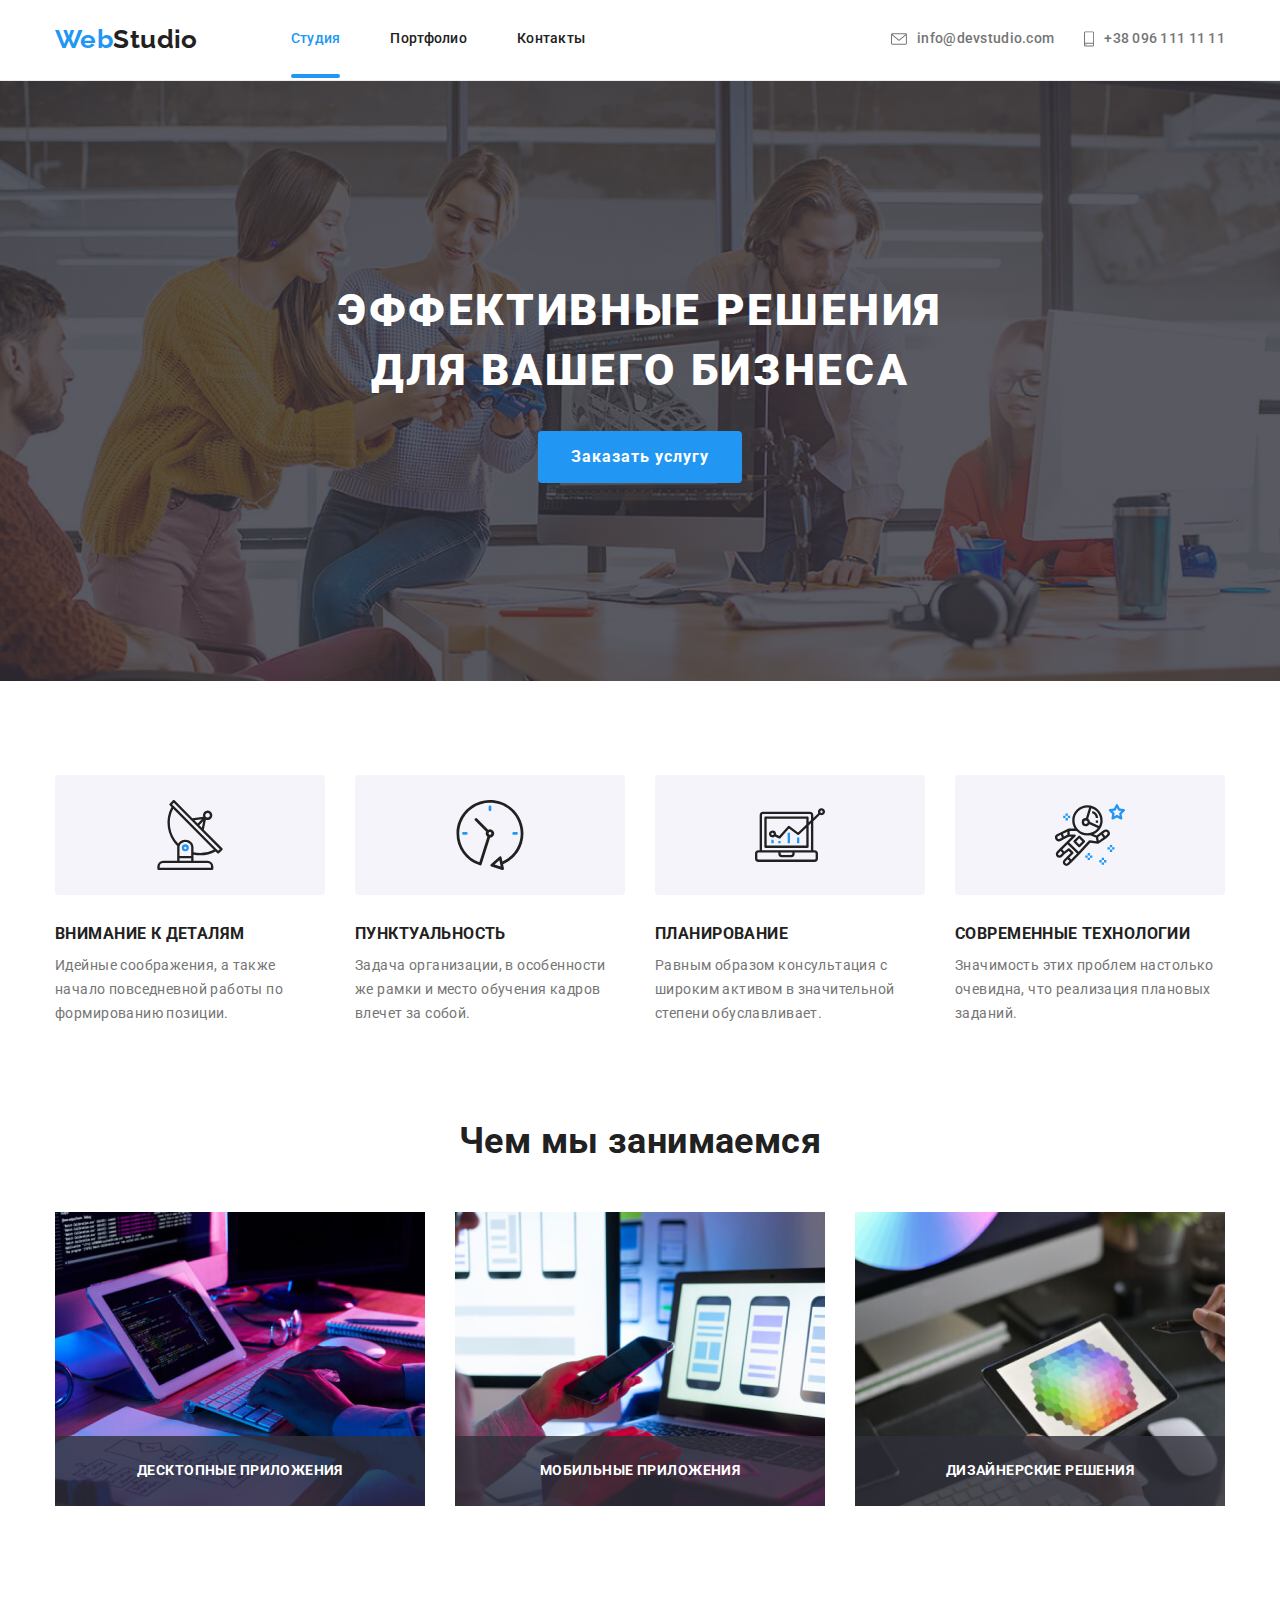
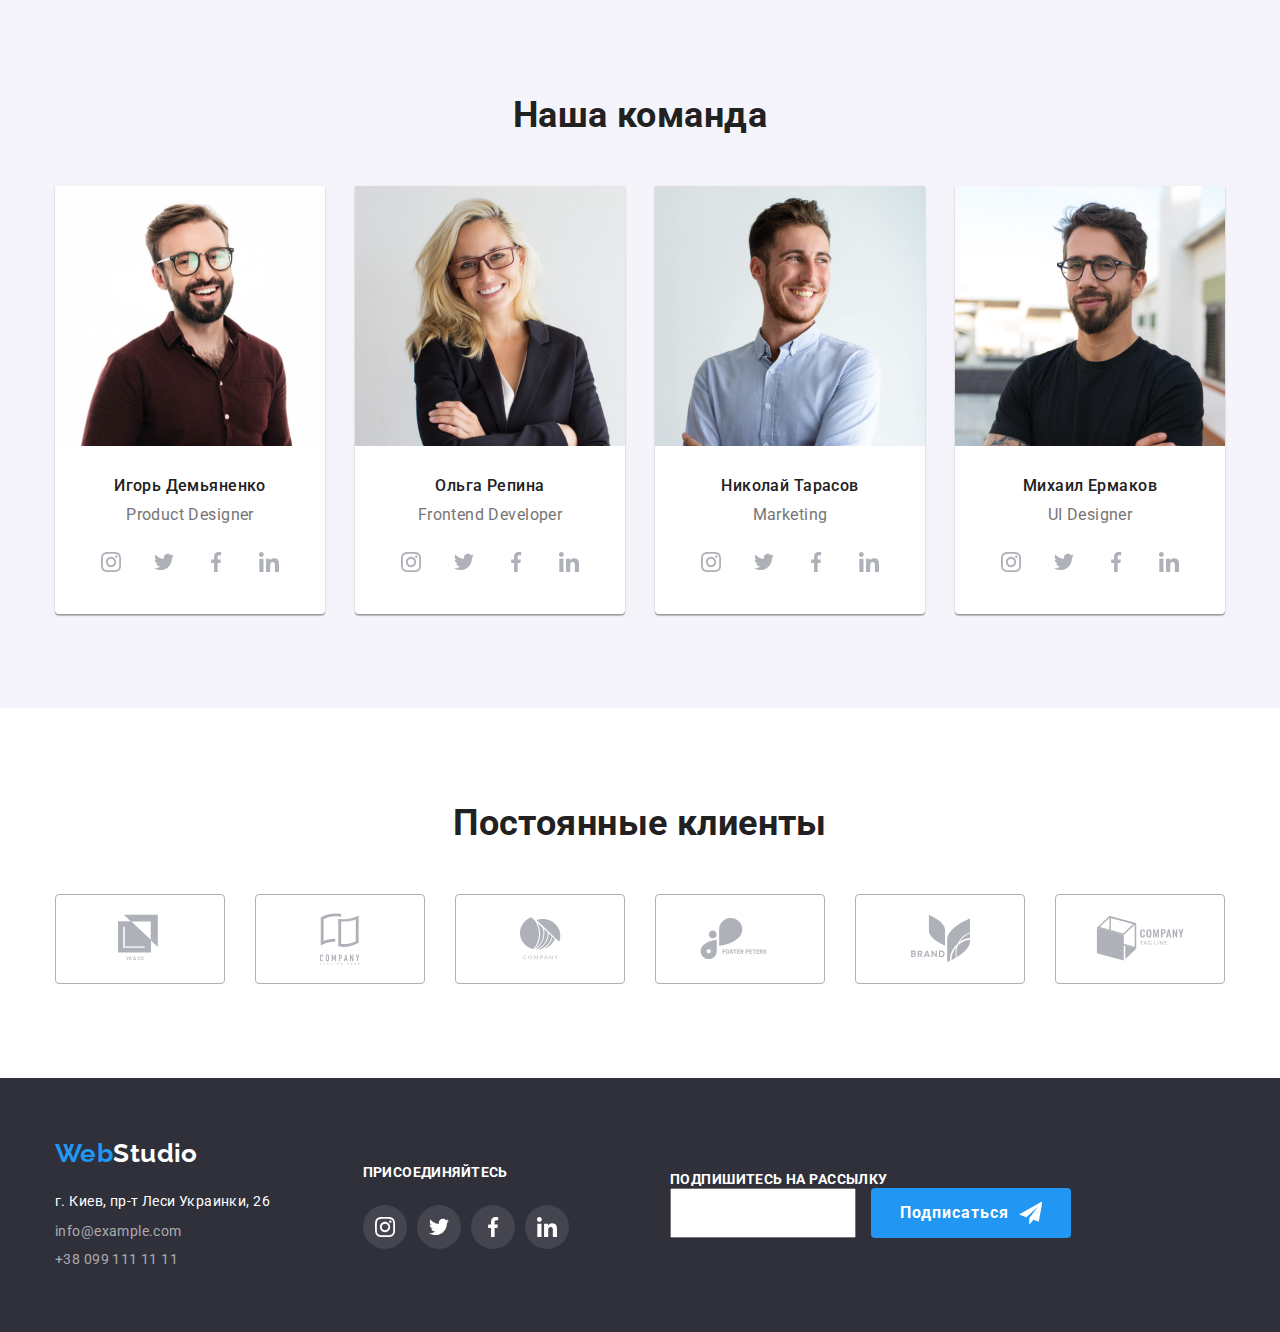
<file: index.html>
<!DOCTYPE html>
<html lang="ru">

<head>
    <meta charset="UTF-8" />
    <meta name="viewport" content="width=device-width, initial-scale=1.0" />
    <title>Студия</title>

    <link
        href="https://fonts.googleapis.com/css2?family=Raleway:wght@700&family=Roboto:wght@400;500;700;900&display=swap"
        rel="stylesheet">
    <link rel="stylesheet"
        href="https://cdnjs.cloudflare.com/ajax/libs/modern-normalize/0.7.0/modern-normalize.min.css" />
    <link rel="stylesheet" href="./css/styles.css">
</head>

<body>
    <header>
        <div class="container flex">
            <nav class="main-nav flex">
                <a href="./index.html" class="logo link" aria-label="логотип" lang="en">
                    <span class="color">Web</span>Studio
                </a>
                <ul class="site-nav list flex  transform">
                    <li class="item"><a href="./index.html" class="link current">Студия</a></li>
                    <li class="item"><a href="./portfolio.html" class="link">Портфолио</a></li>
                    <li class="item"><a href="#address" class="link">Контакты</a></li>
                </ul>
            </nav>

            <ul class="contacts list flex">
                <li class="item">
                    <a href="#" class="contacts-imail link flex">
                        <svg>
                            <use href="./images/svg/sprite.svg#icon-imail"></use>
                        </svg>
                        info@devstudio.com
                    </a>
                </li>
                <li class="item">
                    <a href="tel:+380961111111" class="contacts-phone link flex transform">
                        <svg>
                            <use href="./images/svg/sprite.svg#icon-phone"></use>
                        </svg>
                        +38 096 111 11 11
                    </a>
                </li>
            </ul>
        </div>
    </header>


    <main>
        <!--hero-->
        <section class="hero container-hero">
            <h1 class="hero-title">Эффективные решения для вашего бизнеса</h1>
            <button type="button" class="button" data-modal-open>Заказать услугу </button>
            
        </section>

        <!--advantages-->
        <section class="section about">
            <div class="container">
                <h2 class="section-title" hidden>Наши преимущества</h2>
                <ul class="list flex about-list wrap">
                    <li class="item antenna">
                        <h3 class="item-title">Внимание к деталям</h3>
                        <p class="section-text">Идейные соображения, а также начало повседневной работы по формированию
                            позиции.</p>
                    </li>
                    <li class="item clock">
                        <h3 class="item-title">Пунктуальность</h3>
                        <p class="section-text">Задача организации, в особенности же рамки и место обучения кадров
                            влечет за собой.
                        </p>
                    </li>
                    <li class="item diagram">
                        <h3 class="item-title">Планирование</h3>
                        <p class="section-text">Равным образом консультация с широким активом в значительной степени
                            обуславливает.
                        </p>
                    </li>
                    <li class="item gagarin">
                        <h3 class="item-title">Современные технологии</h3>
                        <p class="section-text">Значимость этих проблем настолько очевидна, что реализация плановых
                            заданий.</p>
                    </li>
                </ul>
            </div>
        </section>

        <!--what are we doing-->
        <section class="section work">
            <div class="container">
                <h2 class="section-title">Чем мы занимаемся</h2>
                <ul class="list flex">
                    <li class="item">
                        <img src="./images/comp.jpg" alt="ноутбук" width="370" height="294">
                        <p class="work-text">Десктопные приложения</p>
                    </li>
                    <li class="item">
                        <img src="./images/Phone2.jpg" alt="телефон" width="370" height="294">
                        <p class="work-text">Мобильные приложения</p>
                    </li>
                    <li class="item">
                        <img src="./images/monitor.jpg" alt="монитор" width="370" height="294">
                        <p class="work-text">Дизайнерские решения</p>
                    </li>
                </ul>
            </div>
        </section>

        <!--our team-->
        <section class="section team">
            <div class="container">
                <h2 class="section-title">Наша команда</h2>
                <ul class="list flex wrap">
                    <li class="item">
                        <img src="./images/nikolay-kucherenko.jpg" alt="Игорь Демьяненко" width="270" height="260">
                        <div class="team-footer">
                            <p class="team-name">Игорь Демьяненко</p>
                            <p class="team-position" lang="en">Product Designer</p>
                            <ul class="list flex">
                                <li class="team-footer-item  transform transform">
                                    <a href="#" class="link flex social-link" target="_blank"
                                        aria-label="сылка на instagram">
                                        <svg class="social-link-svg  transform">
                                            <use href="./images/svg/sprite.svg#icon-instagram"></use>
                                        </svg>
                                    </a>
                                </li>
                                <li class="team-footer-item  transform transform">
                                    <a href="#" class="link flex social-link" target="_blank"
                                        aria-label="сылка на twitter">
                                        <svg class="social-link-svg  transform">
                                            <use href="./images/svg/sprite.svg#icon-twitter"></use>
                                        </svg>
                                    </a>
                                </li>
                                <li class="team-footer-item  transform transform">
                                    <a href="#" class="link flex social-link" target="_blank"
                                        aria-label="сылка на facebook">
                                        <svg class="social-link-svg  transform">
                                            <use href="./images/svg/sprite.svg#icon-facebook"></use>
                                        </svg>
                                    </a>
                                </li>
                                <li class="team-footer-item  transform transform">
                                    <a href="#" class="link flex social-link" target="_blank"
                                        aria-label="сылка на linkedin">
                                        <svg class="social-link-svg  transform">
                                            <use href="./images/svg/sprite.svg#icon-linkedin"></use>
                                        </svg>
                                    </a>
                                </li>
                            </ul>
                        </div>
                    </li>
                    <li class="item">
                        <img src="./images/olga-ivanova.jpg" alt="Ольга Репина" width="270" height="260">
                        <div class="team-footer">
                            <p class="team-name">Ольга Репина</p>
                            <p class="team-position" lang="en">Frontend Developer</p>
                            <ul class="list flex">
                                <li class="team-footer-item  transform transform">
                                    <a href="#" class="link flex social-link" target="_blank"
                                        aria-label="сылка на instagram">
                                        <svg class="social-link-svg  transform">
                                            <use href="./images/svg/sprite.svg#icon-instagram"></use>
                                        </svg>
                                    </a>
                                </li>
                                <li class="team-footer-item  transform transform">
                                    <a href="#" class="link flex social-link" target="_blank"
                                        aria-label="сылка на twitter">
                                        <svg class="social-link-svg  transform">
                                            <use href="./images/svg/sprite.svg#icon-twitter"></use>
                                        </svg>
                                    </a>
                                </li>
                                <li class="team-footer-item  transform transform">
                                    <a href="#" class="link flex social-link" target="_blank"
                                        aria-label="сылка на facebook">
                                        <svg class="social-link-svg  transform">
                                            <use href="./images/svg/sprite.svg#icon-facebook"></use>
                                        </svg>
                                    </a>
                                </li>
                                <li class="team-footer-item  transform transform">
                                    <a href="#" class="link flex social-link" target="_blank"
                                        aria-label="сылка на linkedin">
                                        <svg class="social-link-svg  transform">
                                            <use href="./images/svg/sprite.svg#icon-linkedin"></use>
                                        </svg>
                                    </a>
                                </li>
                            </ul>
                        </div>
                    </li>
                    <li class="item">
                        <img src="./images/andrey-shevchenko.jpg" alt="Николай Тарасов" width="270" height="260">
                        <div class="team-footer">
                            <p class="team-name">Николай Тарасов</p>
                            <p class="team-position" lang="en">Marketing</p>
                            <ul class="list flex">
                                <li class="team-footer-item  transform transform">
                                    <a href="#" class="link flex social-link" target="_blank"
                                        aria-label="сылка на instagram">
                                        <svg class="social-link-svg  transform">
                                            <use href="./images/svg/sprite.svg#icon-instagram"></use>
                                        </svg>
                                    </a>
                                </li>
                                <li class="team-footer-item  transform transform">
                                    <a href="#" class="link flex social-link" target="_blank"
                                        aria-label="сылка на twitter">
                                        <svg class="social-link-svg  transform">
                                            <use href="./images/svg/sprite.svg#icon-twitter"></use>
                                        </svg>
                                    </a>
                                </li>
                                <li class="team-footer-item  transform transform">
                                    <a href="#" class="link flex social-link" target="_blank"
                                        aria-label="сылка на facebook">
                                        <svg class="social-link-svg  transform">
                                            <use href="./images/svg/sprite.svg#icon-facebook"></use>
                                        </svg>
                                    </a>
                                </li>
                                <li class="team-footer-item  transform transform">
                                    <a href="#" class="link flex social-link" target="_blank"
                                        aria-label="сылка на linkedin">
                                        <svg class="social-link-svg  transform">
                                            <use href="./images/svg/sprite.svg#icon-linkedin"></use>
                                        </svg>
                                    </a>
                                </li>
                            </ul>
                        </div>
                    </li>
                    <li class="item">
                        <img src="./images/ivan-nikolaevich.jpg" alt="Михаил Ермаков" width="270" height="260">
                        <div class="team-footer">
                            <p class="team-name">Михаил Ермаков</p>
                            <p class="team-position" lang="en">UI Designer</p>
                            <ul class="flex list">
                                <li class="team-footer-item  transform">
                                    <a href="#" class="flex link social-link" target="_blank"
                                        aria-label="сылка на instagram">
                                        <svg class="social-link-svg  transform">
                                            <use href="./images/svg/sprite.svg#icon-instagram"></use>
                                        </svg>
                                    </a>
                                </li>
                                <li class="team-footer-item  transform">
                                    <a href="#" class="link flex social-link" target="_blank"
                                        aria-label="сылка на twitter">
                                        <svg class="social-link-svg  transform">
                                            <use href="./images/svg/sprite.svg#icon-twitter"></use>
                                        </svg>
                                    </a>
                                </li>
                                <li class="team-footer-item  transform">
                                    <a href="#" class="link flex social-link" target="_blank"
                                        aria-label="сылка на facebook">
                                        <svg class="social-link-svg  transform">
                                            <use href="./images/svg/sprite.svg#icon-facebook"></use>
                                        </svg>
                                    </a>
                                </li>
                                <li class="team-footer-item  transform">
                                    <a href="#" class="link flex social-link" target="_blank"
                                        aria-label="сылка на linkedin">
                                        <svg class="social-link-svg transform">
                                            <use href="./images/svg/sprite.svg#icon-linkedin"></use>
                                        </svg>
                                    </a>
                                </li>
                            </ul>
                        </div>
                    </li>
                </ul>
            </div>
        </section>
        <!--Regular customers-->
        <section class="section clients">
            <div class="container">
                <h2 class="section-title">Постоянные клиенты</h2>
                <ul class="list flex">
                    <li class="item">
                        <a class="flex link transform" href="#" target="_blank">
                            <svg class="clients-logo1  transform">
                                <use href="./images/svg/sprite.svg#icon-logo-1"></use>
                            </svg>
                        </a>
                    </li>
                    <li class="item">
                        <a class="flex link  transform" href="#" target="_blank">
                            <svg class="clients-logo2  transform">
                                <use href="./images/svg/sprite.svg#icon-logo-2"></use>
                            </svg>
                        </a>
                    </li>
                    <li class="item">
                        <a class="flex link transform" href="#" target="_blank">
                            <svg class="clients-logo3  transform">
                                <use href="./images/svg/sprite.svg#icon-logo-3"></use>
                            </svg>
                        </a>
                    </li>
                    <li class="item">
                        <a class="flex link transform" href="#" target="_blank">
                            <svg class="clients-logo4  transform">
                                <use href="./images/svg/sprite.svg#icon-logo-4"></use>
                            </svg>
                        </a>
                    </li>
                    <li class="item">
                        <a class="flex link transform" href="#" target="_blank">
                            <svg class="clients-logo5  transform">
                                <use href="./images/svg/sprite.svg#icon-logo-5"></use>
                            </svg>
                        </a>
                    </li>
                    <li class="item">
                        <a class="flex link transform" href="#" target="_blank">
                            <svg class="clients-logo6  transform">
                                <use href="./images/svg/sprite.svg#icon-logo-6"></use>
                            </svg>
                        </a>
                    </li>
                </ul>
            </div>
        </section>
    </main>

    <!--footer-->
    <footer>
        <div class="container flex">
            <div class="first-contaner item">
                <a href="./index.html" class="link logo-footer" aria-label="логотип" lang="en">
                    <span class="color">Web</span>Studio
                </a>
                <address id="address" class="adress-footer flex">
                    <a href="https://goo.gl/maps/UruoTMuBv4FQU7uC8" target="_blank" class="adress-text link">г. Киев,
                        пр-т
                        Леси Украинки, 26</a>
                    <a href="#" class="adress-imail link">info@example.com</a>
                    <a href="tel:+380961111111" class="adress-phone link">+38 099 111 11 11</a>
                </address>
            </div>
             
            <!--join-->
            <section class="connection item">
                <h2 hidden>присоеденяйтесь</h2>
                <b class="connection-title">присоединяйтесь</b>
                <ul class="list flex">
                    <li class="team-footer-item  transform">
                        <a class="link flex social-link  transform" href="#" target="_blank" aria-label="сылка на instagram">
                            <svg class="social-link-svg">
                                <use href="./images/svg/sprite.svg#icon-instagram"></use>
                            </svg>
                        </a>
                    </li>
                    <li class="team-footer-item  transform">
                        <a class="link flex social-link  transform" href="#" target="_blank" aria-label="сылка на twitter">
                            <svg class="social-link-svg">
                                <use href="./images/svg/sprite.svg#icon-twitter"></use>
                            </svg>
                        </a>
                    </li>
                    <li class="team-footer-item  transform">
                        <a class="link flex social-link transform" href="#" target="_blank" aria-label="сылка на facebook">
                            <svg class="social-link-svg ">
                                <use href="./images/svg/sprite.svg#icon-facebook"></use>
                            </svg>
                        </a>
                    </li>
                    <li class="team-footer-item  transform">
                        <a class="link flex social-link transform" href="#" target="_blank" aria-label="сылка на linkedin">
                            <svg class="social-link-svg ">
                                <use href="./images/svg/sprite.svg#icon-linkedin"></use>
                            </svg>
                        </a>
                    </li>
                </ul>
            </section>

            <div class="subscribe item flex wrap">
                <b class=" connection-title">подпишитесь на рассылку</b>
                <form class="subscribe-mail flex wrap">
                    <input type="subscribe-mail-input" name="user-mail">
                    <button class="button link">
                        Подписаться
                        <svg>
                            <use href="./images/svg/sprite.svg#icon-fly"></use>
                        </svg>
                    </button>
                </form>
            </div>
        </div>
    </footer>
    
    <div class="is-hidden backdrop" data-modal>
        <div class="modal-wind">
            <button class="buttom-x flex" data-modal-close>
                <svg>
                    <use href="./images/svg/sprite.svg#x"></use>
                </svg>
            </button> 
           
            <div class="">
                <h2>Оставьте свои данные, мы вам перезвоним</h2>
                <form action="#" class="contact-form flex">
                    <input type="text">
                    <input type="text">
                    <input type="text">
                    <textarea type="text" class="contact-form-mesage"></textarea>
                    <input type="checkbox" name="user-agreement" value="user-agreement-on" class="contact-form-radio">
                    <button></button> 
                </form>
            </div>
           
        </div>
    </div>
    
    
    <script src="./js/modal.js"></script>
</body>
<!--Dynysyuk Vitalik ff43-->
</html>
</file>
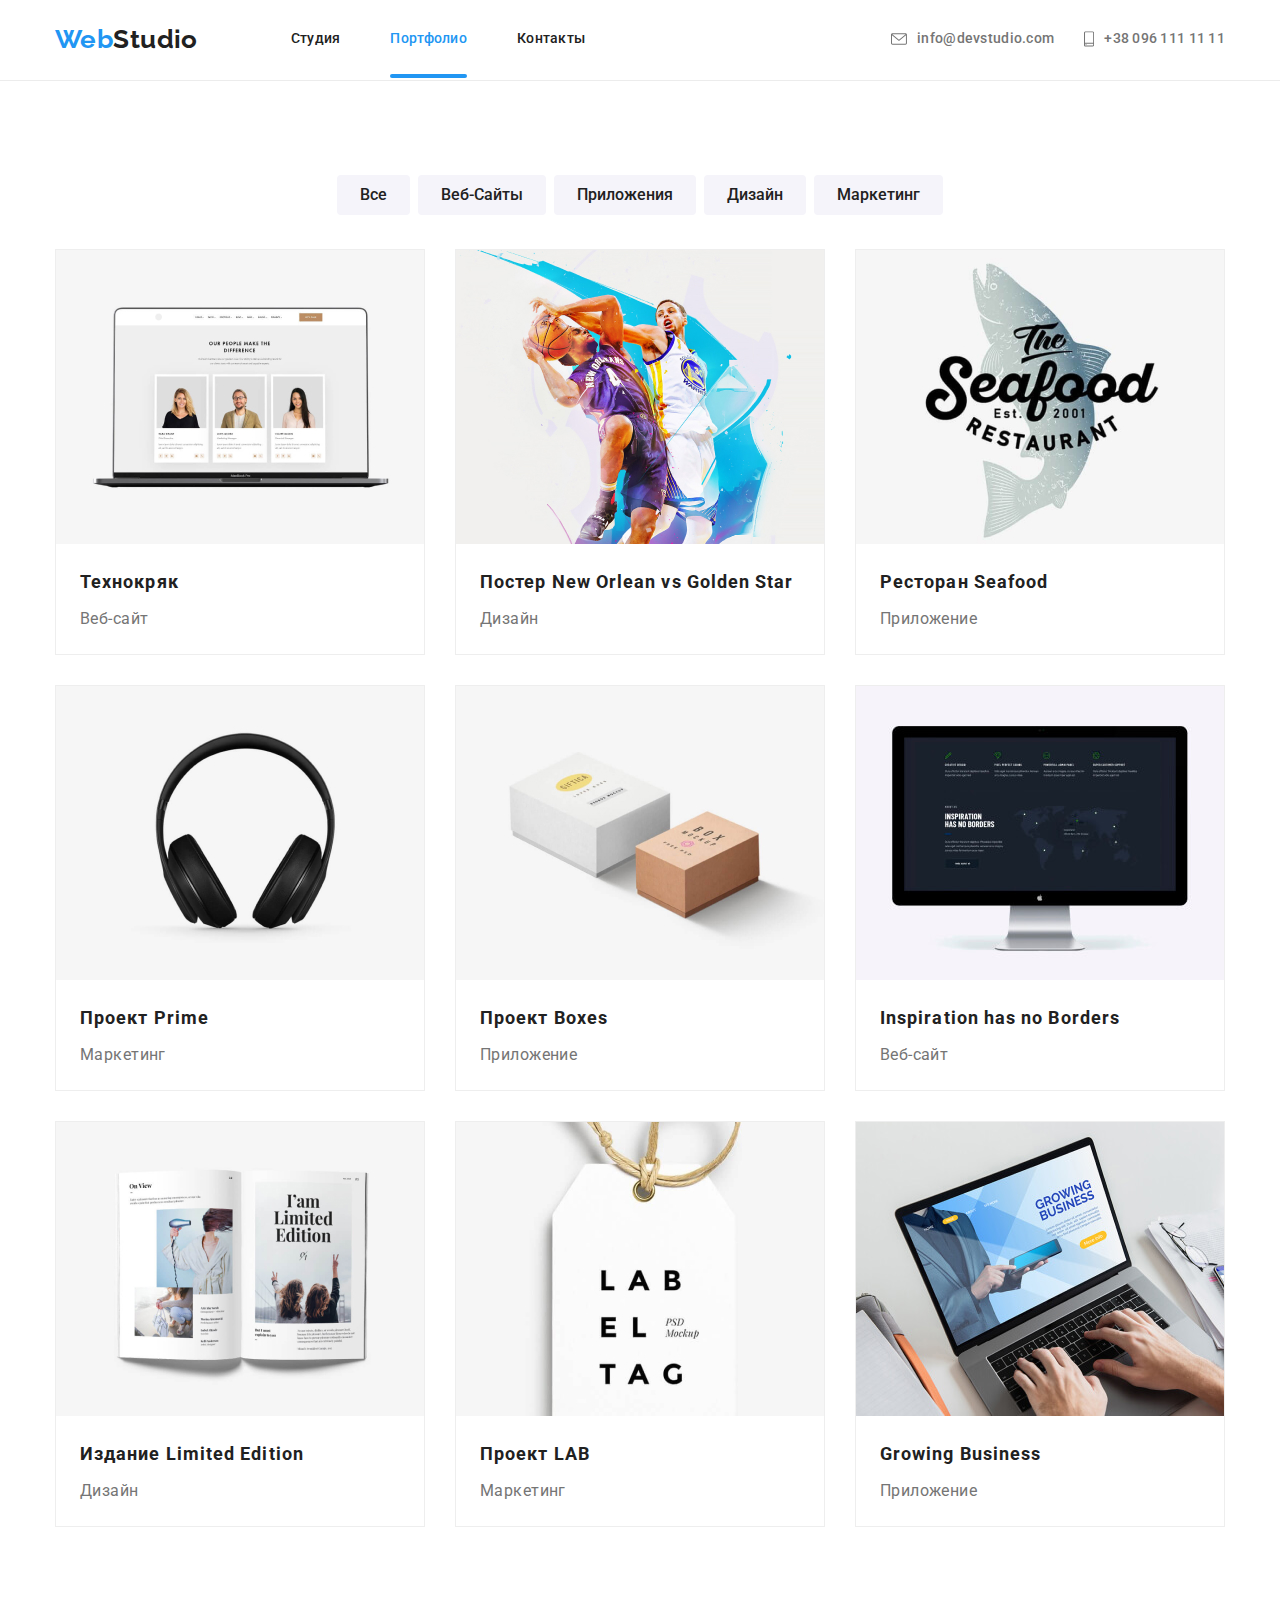
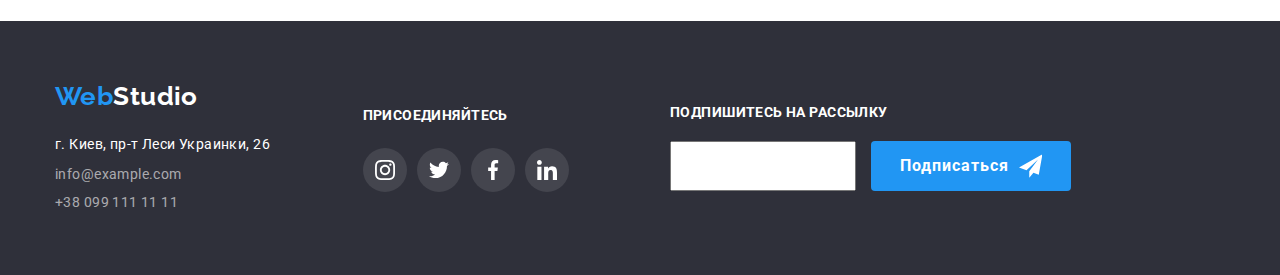
<file: portfolio.html>
<!DOCTYPE html>
<html lang="ru">

<head>
    <meta charset="UTF-8" />
    <meta name="viewport" content="width=device-width, initial-scale=1.0" />
    <title>Портфолио</title>
    <link href="https://fonts.googleapis.com/css2?family=Raleway:wght@700&family=Roboto:wght@500;700;900&display=swap"
        rel="stylesheet"><!-- подключаем шрифт -->
    <link rel="stylesheet"
        href="https://cdnjs.cloudflare.com/ajax/libs/modern-normalize/0.7.0/modern-normalize.min.css" />
    <!-- нормализатор стилей -->
    <link rel="stylesheet" href="./css/styles.css">

</head>

<body>
    <header>
        <div class="container flex">
            <nav class="main-nav flex">
                <a href="./index.html" class="logo link" aria-label="логотип" lang="en">
                    <span class="color">Web</span>Studio
                </a>
                <ul class="site-nav list flex">
                    <li class="item"><a href="./index.html" class="link">Студия</a></li>
                    <li class="item"><a href="./portfolio.html" class="link current">Портфолио</a></li>
                    <li class="item"><a href="#address" class="link">Контакты</a></li>
                </ul>
            </nav>

            <ul class="contacts list flex">
                <li class="item">
                    <a href="#" class="contacts-imail link flex">
                        <svg>
                            <use href="./images/svg/sprite.svg#icon-imail"></use>
                        </svg>
                        info@devstudio.com
                    </a>
                </li>
                <li class="item">
                    <a href="tel:+380961111111" class="contacts-phone link flex">
                        <svg>
                            <use href="./images/svg/sprite.svg#icon-phone"></use>
                        </svg>
                        +38 096 111 11 11
                    </a>
                </li>
            </ul>
        </div>
    </header>


<!--filter container-->
    <main>
        <section class="section portfolio">
            <div class="container">
                <ul class="list flex portfolio-buttons">
                    <li class="item">
                        <button type="button" class="radio-button transform">все</button>
                    </li>
                    <li class="item">
                        <button type="button" class="radio-button transform">веб-сайты</button>
                    </li>
                    <li class="item">
                        <button type="button" class="radio-button transform">приложения</button>
                    </li>
                    <li class="item">
                        <button type="button" class="radio-button transform">дизайн</button>
                    </li>
                    <li class="item">
                        <button type="button" class="radio-button transform">маркетинг</button>
                    </li>
                </ul>


<!--portfolio-container--> 
                <ul class="portfolio-filter list flex wrap">
                    <li class="item example-item transform">
                        <a href="" class="link" target="_blank" rel="noopener noreferer">
                            <div class="container-active">
                                <img 
                                src="./images/images-portfolio/laptop.jpg" 
                                alt="портфолио" 
                                width="370"
                                height="294"
                                >      
                                <p class="example-active">Технокряк это современная площадка распространения
                                    коронавируса.
                                    Компании
                                    используют эту
                                    платформу для цифрового шпионажа и атак на защищённые сервера конкурентов.</p>                               
                            </div>
                            <div class="container-text">
                                <h3 class="example-titel">Технокряк</h3>
                                <p class="example-text flex">Веб-сайт</p>
                            </div>
                        </a>
                    </li>
                    <li class="item example-item transform">
                        <a href="" class="link" target="_blank" rel="noopener noreferer">
                            <div class="container-active">
                                <img 
                                src="./images/images-portfolio/nba.jpg" 
                                alt="игроки нба" 
                                width="370"
                                 height="294"
                                 >
                                <div class="example-invisible">
                                    <p class="example-active flex">Технокряк это современная площадка распространения
                                        коронавируса.
                                        Компании используют эту
                                        платформу для цифрового шпионажа и атак на защищённые сервера конкурентов.</p>
                                </div>
                            </div>
                            <div class="container-text">
                                <h3 class="example-titel">Постер New Orlean vs Golden Star</h3>
                                <p class="example-text">Дизайн</p>
                            </div>
                        </a>
                    </li>
                    <li class="item example-item transform">
                        <a href="" class="link" target="_blank" rel="noopener noreferer">
                            <div class="container-active">
                                <img 
                                src="./images/images-portfolio/seafood.jpg" 
                                alt="морская еда" 
                                width="370"
                                height="294"
                                >
                                <div class="example-invisible">
                                    <p class="example-active flex">Технокряк это современная площадка распространения
                                        коронавируса.
                                        Компании используют эту
                                        платформу для цифрового шпионажа и атак на защищённые сервера конкурентов.</p>
                                </div>
                            </div>
                            <div class="container-text">
                                <h3 class="example-titel">Ресторан Seafood</h3>
                                <p class="example-text">Приложение</p>
                            </div>
                        </a>
                    </li>
                    <li class="item example-item transform">
                        <a href="" class="link" target="_blank" rel="noopener noreferer">
                            <div class="container-active">
                                <img 
                                src="./images/images-portfolio/headsed.jpg" 
                                alt="наушники" 
                                width="370"
                                height="294"
                                >
                                <div class="example-invisible">
                                    <p class="example-active flex">Технокряк это современная площадка распространения
                                        коронавируса.
                                        Компании используют эту
                                        платформу для цифрового шпионажа и атак на защищённые сервера конкурентов.</p>
                                </div>
                            </div>
                            <div class="container-text">
                                <h3 class="example-titel">Проект Prime</h3>
                                <p class="example-text">Маркетинг</p>
                            </div>
                        </a>
                    </li>
                    <li class="item example-item transform">
                        <a href="" class="link"  target="_blank" rel="noopener noreferer">
                            <div class="container-active">
                                <img 
                                src="./images/images-portfolio/box.jpg" 
                                alt="коробки" 
                                width="370" 
                                height="294"
                                >
                                <div class="example-invisible">
                                    <p class="example-active flex">Технокряк это современная площадка распространения
                                        коронавируса.
                                        Компании используют эту
                                        платформу для цифрового шпионажа и атак на защищённые сервера конкурентов.</p>
                                </div>
                            </div>
                            <div class="container-text">
                                <h3 class="example-titel">Проект Boxes</h3>
                                <p class="example-text">Приложение</p>
                            </div>
                        </a>
                    </li>
                    <li class="item example-item transform">
                        <a href="" class="link" target="_blank" rel="noopener noreferer">
                            <div class="container-active">
                                <img 
                                src="./images/comp2.jpg" 
                                alt="монитор" 
                                width="370" 
                                height="294"
                                >
                                <div class="example-invisible">
                                    <p class="example-active flex">Технокряк это современная площадка распространения
                                        коронавируса.
                                        Компании используют эту
                                        платформу для цифрового шпионажа и атак на защищённые сервера конкурентов.</p>
                                </div>
                            </div>
                            <div class="container-text">
                                <h3 class="example-titel">Inspiration has no Borders</h3>
                                <p class="example-text">Веб-сайт</p>
                            </div>
                        </a>
                    </li>
                    <li class="item example-item transform">
                        <a href="" class="link" target="_blank" rel="noopener noreferer">
                            <div class="container-active">
                                <img 
                                src="./images/images-portfolio/book.jpg" 
                                alt="книга" 
                                width="370" 
                                height="294"
                                >
                                <div class="example-invisible">
                                    <p class="example-active flex">Технокряк это современная площадка распространения
                                        коронавируса.
                                        Компании используют эту
                                        платформу для цифрового шпионажа и атак на защищённые сервера конкурентов.</p>
                                </div>
                            </div>
                            <div class="container-text">
                                <h3 class="example-titel">Издание Limited Edition</h3>
                                <p class="example-text">Дизайн</p>
                            </div>
                        </a>
                    </li>
                    <li class="item example-item transform">
                        <a href="" class="link" target="_blank" rel="noopener noreferer">
                            <div class="container-active">
                                <img 
                                src="./images/images-portfolio/label.jpg" 
                                alt="" 
                                width="370" 
                                height="294"
                                >
                                <div class="example-invisible">
                                    <p class="example-active flex">Технокряк это современная площадка распространения
                                        коронавируса.
                                        Компании используют эту
                                        платформу для цифрового шпионажа и атак на защищённые сервера конкурентов.</p>
                                </div>
                            </div>
                            <div class="container-text">
                                <h3 class="example-titel">Проект LAB</h3>
                                <p class="example-text">Маркетинг</p>
                            </div>
                        </a>
                    </li>
                    <li class="item example-item transform">
                        <a href="" class="link" target="_blank" rel="noopener noreferer">
                            <div class="container-active">
                                <img 
                                src=" ./images/comp3.jpg" 
                                alt="ноутбук" 
                                width="370" 
                                height="294"
                                >
                                <div class="example-invisible">
                                    <p class="example-active flex">Технокряк это современная площадка распространения
                                        коронавируса.
                                        Компании используют эту
                                        платформу для цифрового шпионажа и атак на защищённые сервера конкурентов.</p>
                                </div>
                            </div>
                            <div class="container-text">
                                <h3 class="example-titel">Growing Business</h3>
                                <p class="example-text">Приложение</p>
                            </div>
                        </a>
                    </li>
                </ul>
            </div>
        </section>
    </main>
<!--footer-->
    <footer>
        <div class="container flex">
            <div class="first-contaner item">
                <a href="./index.html" class="link logo-footer" aria-label="логотип" lang="en">
                    <span class="color">Web</span>Studio
                </a>
                <address id="address" class="adress-footer flex">
                    <a href="https://goo.gl/maps/UruoTMuBv4FQU7uC8" target="_blank" class="adress-text link">г. Киев,
                        пр-т
                        Леси Украинки, 26</a>
                    <a href="#" class="adress-imail link">info@example.com</a>
                    <a href="tel:+380961111111" class="adress-phone link">+38 099 111 11 11</a>
                </address>
            </div>


            <section class="connection item">
                <h2 hidden>присоеденяйтесь</h2>
                <b class="connection-title">присоединяйтесь</b>
                <ul class="list flex">
                    <li class="team-footer-item">
                        <a class="link flex social-link" href="#" target="_blank" aria-label="сылка на instagram">
                            <svg class="social-link-svg">
                                <use href="./images/svg/sprite.svg#icon-instagram"></use>
                            </svg>
                        </a>
                    </li>
                    <li class="team-footer-item">
                        <a class="link flex social-link" href="#" target="_blank" aria-label="сылка на twitter">
                            <svg class="social-link-svg">
                                <use href="./images/svg/sprite.svg#icon-twitter"></use>
                            </svg>
                        </a>
                    </li>
                    <li class="team-footer-item">
                        <a class="link flex social-link" href="#" target="_blank" aria-label="сылка на facebook">
                            <svg class="social-link-svg">
                                <use href="./images/svg/sprite.svg#icon-facebook"></use>
                            </svg>
                        </a>
                    </li>
                    <li class="team-footer-item">
                        <a class="link flex social-link" href="#" target="_blank" aria-label="сылка на linkedin">
                            <svg class="social-link-svg">
                                <use href="./images/svg/sprite.svg#icon-linkedin"></use>
                            </svg>
                        </a>
                    </li>
                </ul>
            </section>

            <div class="subscribe item flex wrap">
                <b class=" connection-title">подпишитесь на рассылку</b>
                <div class="flex">
                    <input type="text">
                    <a class="button link">
                        Подписаться
                        <svg>
                            <use href="./images/svg/sprite.svg#icon-fly"></use>
                        </svg>
                    </a>
                </div>
            </div>
        </div>
    </footer>
</body>

</html>
</file>
<file: css/styles.css>
:root {
  --heading-text-color: #212121;
  --active-text-color: #2196f3;
  --title-text-color: #757575;
  --interactive-text-color: #ffffff;
  --bg: #f5f4fa;
  --social-links-color: #afb1b8;
}

body {

  font-family: "Roboto", sans-serif;
  font-size: 14px;
  line-height: 1.714;
  letter-spacing: 0.03em;
}

.transform {
  transform: all 250ms;
  transition-timing-function: cubic-bezier(0.4, 0, 0.2, 1);
}

img {
  display: block;

}

.section-title {
  margin: 0;
  margin-bottom: 50px;
  text-align: center;
  font-weight: 700;
  font-size: 36px;
  line-height: 1.17;
  color: var(--heading-text-color);
}

.link {
  margin: 0;
  padding: 0;
  text-decoration: none;
  color: var(--heading-text-color);
}

.list {
  list-style: none;
  margin: 0;
  padding: 0;
}

.flex {
  display: flex;
}

.wrap {
  flex-wrap: wrap;
}

.container {
  align-items: center;
  max-width: 1200px;
  margin-left: auto;
  margin-right: auto;
  padding-left: 15px;
  padding-right: 15px;
}

/* HEADER */

/*  logo */
header {
  border-bottom: 1px solid #ececec;
  padding-top: 24px;
  padding-bottom: 25px;
}
.logo {
  font-family: Raleway;
  font-style: normal;
  font-weight: 700;
  font-size: 26px;
  line-height: 1.19;
  color: var(--heading-text-color);
}

.color {
  color: var(--active-text-color);
}

/* Навигация */
.main-nav {
  align-items: center;
}

.site-nav {
  margin-left: 93px;
}

.site-nav .item + .item {
  margin-left: 50px;
}

.site-nav .link {
  position: relative;
  font-weight: 500;
  line-height: 1.14;
  letter-spacing: 0.02em;
  padding-bottom: 32px;
  transition: 250ms linear;
}

.site-nav .link:hover,
.site-nav .link:focus {
  color: var(--active-text-color);
}

.current {
  color: var(--active-text-color);
}

.current:after {
  content: "";
  /* display: block; */
  width: 100%;
  height: 4px;
  background-color: var(--active-text-color);
  border-radius: 2px;
  position: absolute;
  left: 0;
  bottom: 0;
}

/* контакты */

.contacts {
  align-items: center;
  margin-left: auto;
  font-style: normal;
  font-weight: 500;
  font-size: 14px;
  line-height: 1.14;
  letter-spacing: 0.02em;
}

.contacts .item {
  align-items: center;
}

.contacts .item + .item {
  margin-left: 30px;
}

.contacts-imail svg {
  width: 16px;
  height: 12px;
}

.contacts-phone svg {
  width: 10px;
  height: 16px;
}

.contacts-imail svg,
.contacts-phone svg {
  margin-right: 10px;
  fill: currentColor;
}

.contacts-imail,
.contacts-phone {
  color: var(--title-text-color);
  align-items: center;
  transition: 250ms linear;
  
}

.contacts .contacts-imail:hover,
.contacts .contacts-imail:focus,
.contacts .contacts-phone:hover,
.contacts .contacts-phone:focus {
  color: var(--active-text-color);
}

/* main */

/* Baner */

.hero-title {
  padding: 0;
  margin-top: 0;
  margin-bottom: 30px;
  margin-left: auto;
  margin-right: auto;
  width: 696px;
  font-family: 'Roboto';
  font-style: normal;
  font-weight: 900;
  font-size: 44px;
  line-height: 1.363;
  text-align: center;
  letter-spacing: 0.06em;
  text-transform: uppercase;
  color: var(--interactive-text-color);
}

.container-hero {
  background-image: linear-gradient(
      to left,
      rgba(47, 48, 58, 0.8),
      rgba(47, 48, 58, 0.8)
    ),
    url('../images/baner.jpg');
    background-color: black;
    background-repeat: no-repeat;
    background-position: center;
    background-size: auto;
    border-image-width: 1600px;
    max-width: 1600px;
    height: 600px;
    padding-top: 200px;
    padding-bottom: 200px;
    margin-left: auto;
    margin-right: auto;
}




/* button */
.buttom-x {
  position: absolute;
  justify-content: center;
  align-items: center;
  top: 8px;
  right: 8px;
  background-color: var(--interactive-text-color);
  border: 1px solid rgba(0, 0, 0, 0.1);
  border-radius: 50%;
  width: 30px;
  height: 30px;
  padding: 0;

  cursor: pointer;
}


.button {
  display: block;
  padding-top: 10px;
  padding-right: 32px;
  padding-bottom: 10px;
  padding-left: 32px;
  border-color: var(--active-text-color);
  border-radius: 4px;
  border: 1px solid transparent;
  margin-left: auto;
  margin-right: auto;
  font-style: normal;
  font-weight: 700;
  font-size: 16px;
  line-height: 1.88;
  letter-spacing: 0.06em;
  text-align: center;
  color: var(--interactive-text-color);
  background-color: var(--active-text-color);

  cursor: pointer;
}

.radio-button {
  padding-top: 6px;
  padding-right: 22px;
  padding-bottom: 6px;
  padding-left: 22px;
  font-style: normal;
  font-weight: 500;
  font-size: 16px;
  line-height: 1.62;
  text-align: center;
  text-transform: capitalize;
  border-radius: 4px;
  border: 1px solid transparent;

  color: var(--heading-text-color);
  background: var(--bg);

  cursor: pointer;
  transition: 250ms linear;
}
.radio-button:hover,
.radio-button:focus {
  color: var(--interactive-text-color);
  background: var(--active-text-color);
  box-shadow: 0px 3px 1px rgba(0, 0, 0, 0.1), 0px 1px 2px rgba(0, 0, 0, 0.08),
    0px 2px 2px rgba(0, 0, 0, 0.12);
  border-radius: 4px;
}

.portfolio-buttons .item + .item {
  margin-left: 8px;
}

/* оссобенности */
/* about */

.section {
  padding-top: 94px;
  padding-bottom: 94px;
}
.about {
  padding-bottom: 0;
}

.about-list .item {
  width: calc((100% - 30px * 3) / 4);
}

.about-list .item + .item {
  margin-left: 30px;
}


.about .item::before {
  display: block;
  content: "";
  height: 120px;
  width: 270px;
  font-size: auto;
  background-color: var(--bg);
  border-radius: 4px;
  background-repeat: no-repeat;
  background-position: 50% 50%; 
  

}
.about .item:nth-child(1)::before{
  background-image: url(../images/svg/antena.svg);
}
.about .item:nth-child(2)::before{

  background-image: url(../images/svg/clock.svg);   
}

.about .item:nth-child(3)::before{
  background-image: url(../images/svg/diagram.svg);

}

.about .item:nth-child(4)::before{
  background-image: url(../images/svg/gagarin.svg);
}

.item-title {
  margin: 0;
  margin-top: 30px;
  margin-bottom: 10px;
  font-style: normal;
  font-weight: 700;
  line-height: 1.14;
  text-transform: uppercase;
  color: var(--heading-text-color);
}

.section-text {
  margin: 0;
  font-style: normal;
  font-weight: 400;
  color: var(--title-text-color);
}

/* чем мы занимаемся */

.work .item {
  position: relative;
  width: calc((100% - 30px * 2) / 3);
}

.work .item + .item {
  margin-left: 30px;
}

.work img {
  display: block;
}


.work-totel {
  font-style: normal;
  font-weight: 700;
  font-size: 36px;
  line-height: 1.17;
  color: var(--heading-text-color);
}

.work-text {
  display: block;
  width: 370px;
  height: 70px;
  position: absolute;
  bottom: 0;
  margin: 0;
  font-style: normal;
  font-weight: 700;
  line-height: 1.14;
  text-transform: uppercase;
  text-align: center;
  padding-top: 27px;
  padding-bottom: 27px;
  color: var(--interactive-text-color);
  background-color: rgba(47, 48, 58, 0.8); /* что бы видно было текст */
}

/* НАША КОМАНДА */

.team {
  background: var(--bg);
}

.team .container {
  flex-direction: column;
}

.team .item + .item {
  margin-left: 30px;
}

.team .item {
  width: calc((100% - 30px * 3) / 4);

  box-shadow: 0px 1px 3px rgba(0, 0, 0, 0.12), 0px 1px 1px rgba(0, 0, 0, 0.14),
    0px 2px 1px rgba(0, 0, 0, 0.2);
  border-radius: 0px 0px 4px 4px;
  background-color: var(--interactive-text-color);
}

.team-name {
  margin: 0;
  margin-bottom: 10px;
  font-style: normal;
  font-weight: 500;
  font-size: 16px;
  line-height: 1.19;
  text-align: center;
  color: var(--heading-text-color);
}

.team-position {
  margin: 0;
  margin-bottom: 16px;
  font-style: normal;
  font-weight: 400;
  font-size: 16px;
  line-height: 1.19;
  text-align: center;
  color: var(--title-text-color);
}

.team-footer {
  padding-top: 30px;
  padding-right: 30px;
  padding-left: 30px;
  padding-bottom: 30px;
}

.team-footer .list {
  justify-content: space-around;
  align-items: center;
}

.social-link {
  justify-content: center;
  align-items: center;
  width: 44px;
  height: 44px;
  border-radius: 50%;
}

.social-link-svg {
  width: 20px;
  height: 20px;
  fill: var(--social-links-color);
}

.team-footer-item .link {
  transition: 250ms linear;
}

.team-footer-item a:hover,
.team-footer-item a:focus {
  background-color: var(--active-text-color);
  justify-content: center;
  align-items: center;
  width: 44px;
  height: 44px;
  border-radius: 50%;
}

.team-footer-item a:hover svg {
  fill: var(--interactive-text-color);
}

/* Постоянные клиенты */

.clients .list {
  justify-content: space-between;
}

.clients a {
  justify-content: center;
  align-items: center;

  width: 170px;
  height: 90px;
  color: var(--social-links-color);
  border: 1px solid var(--social-links-color);
  border-radius: 4px;
}

.clients svg {
  fill: currentColor;
}

.clients-logo1 {
  width: 44px;
  height: 50px;
}

.clients-logo2 {
  width: 40px;
  height: 52px;
}

.clients-logo3 {
  width: 41px;
  height: 43px;
}

.clients-logo4 {
  width: 80px;
  height: 42px;
}

.clients-logo5 {
  width: 59px;
  height: 47px;
}

.clients-logo6 {
  width: 89px;
  height: 45px;
}

.clients .link {
  transition: 250ms linear;
}

.clients a:hover,
.clients a:focus {
  border-color: var(--active-text-color);
  color: var(--active-text-color);
}

/* footer */

footer {
  background: #2f303a;
  padding-top: 60px;
  padding-bottom: 60px;
}
footer .container {
  justify-content: space-between;
}

.first-contaner {
  width: calc((50% - 15px) / 2);
}

footer .item + .item {
  margin-left: 30px;
}

.logo-footer {
  color: var(--interactive-text-color);
  font-family: Raleway;
  font-style: normal;
  font-weight: 700;
  font-size: 26px;
  line-height: 1.192;
}

.adress-footer {
  flex-direction: column;
  padding-top: 20px;
  padding-bottom: 0px;
}

.adress-text {
  font-style: normal;
  font-weight: 400;
  color: var(--interactive-text-color);
}

.adress-imail {
  margin-top: 9px;
  font-style: normal;
  font-weight: 400;
  line-height: 1.17;
  color: rgba(255, 255, 255, 0.6);
}

.adress-phone {
  margin-top: 9px;
  font-style: normal;
  font-weight: 400;
  color: rgba(255, 255, 255, 0.6);
}

/* присоеденяйтесь */

.connection {
  width: calc((50% - 15px) / 2);
}

.connection-title {
  font-style: normal;
  font-weight: 700;
  line-height: 1.14;
  text-transform: uppercase;
  color: var(--interactive-text-color);
}

.connection .list {
  align-items: center;
  margin-top: 20px;
}

.connection .team-footer-item + .team-footer-item {
  margin-left: 10px;
}

.connection a {
  background: rgba(255, 255, 255, 0.1);
  transition: 250ms linear;
}

.connection .social-link-svg {
  fill: var(--interactive-text-color);
}

.connection a:hover,
.connection a:focus {
  background-color: var(--active-text-color);
}


/* подписаться */

.subscribe {
  width: calc((100% - 30px) / 2);
}

.subscribe div {
  margin-top: 20px;
}

/* .subscribe input {
  size: 94px;
} */

.subscribe .button {
  display: inline-flex;
  align-items: center;
  width: 200px;
  height: 50px;
  padding-top: 10px;
  padding-right: 28px;
  padding-bottom: 10px;
  padding-left: 28px;
  margin-left: 15px;

  font-family: Roboto;
  font-style: normal;
  font-weight: 700;
  font-size: 16px;
  line-height: 1.875;
  letter-spacing: 0.06em;
}

.subscribe svg {
  width: 24px;
  height: 24px;
  margin-left: 10px;
}

/* портфолио */
/* main */

.portfolio-buttons {
  justify-content: center;
}

.portfolio-filter {
  padding-top: 34px;
}

.portfolio-filter .item {
  /* width: 370px; */
  width: calc((100% - 30px * 2) / 3);
}

.portfolio-filter .item {
  margin-right: 30px;
  margin-bottom: 30px;

  border: 1px solid #eeeeee;
}

.portfolio-filter .item:nth-child(3n) {
  margin-right: 0;
}

.portfolio-filter .item:nth-last-child(-n + 3) {
  margin-bottom: 0;
}

/* карточки */

.example-item:hover {
  box-shadow: 0px 1px 1px rgba(0, 0, 0, 0.12), 0px 4px 4px rgba(0, 0, 0, 0.06),
    1px 4px 6px rgba(0, 0, 0, 0.16);
}

/* .example-item:hover .example-active {
  opacity: 1;
} */



/* 
.container-active::before {
  display: inline-block;
  contain: '';
  position: absolute;

  width: 100%;
  height: 100%;
} */

.container-active {
  position: relative;
  overflow: hidden;
}

.example-active {
  display: inline-block;
  position: absolute;
  opacity: 0;
  top: 0;
  left: 0;
  width: 100%;
  height: 100%;
  padding-top: 63px;
  padding-right: 24px;
  padding-bottom: 63px;
  padding-left: 24px;

  margin: 0;
  font-style: normal;
  font-weight: 400;
  font-size: 18px;
  line-height: 1.56;
  color: var(--interactive-text-color);
  background-color: rgba(33, 150, 243, 0.9);
  transform: translateY(100%);
  opacity: 0;
  transition: 250ms linear;

}

.example-item:hover .example-active {
  transform: translateY(0%);
  opacity: 1;
  /*transition: 250ms linear; */
}



.container-text {
  padding-top: 20px;
  padding-bottom: 20px;
  padding-left: 24px;
  padding-right: 24px;
}

.example-titel {
  margin: 0;
  margin-bottom: 4px;
  font-style: normal;
  font-weight: 700;
  font-size: 18px;
  line-height: 2;
  letter-spacing: 0.06em;
  color: var(--heading-text-color);
}

.example-text {
  margin: 0;
  font-style: normal;
  font-weight: 400;
  font-size: 16px;
  line-height: 1.88;
  color: var(--title-text-color);
}


/* registrashon */

/* .container-hero {
  position: relative;
} */

/* .registrashon {
  position: absolute;
  top: 221px;
  left: 50%;
  transform: translatex (-50%,);
  background-color: var(--interactive-text-color);
  width: 528px;
  height: 581px;
} */

.backdrop{
  position: fixed;
  top: 0;
  left: 0;
  width: 100%;
  height: 100%;
  background-color: rgba(0, 0, 0, 0.2);


}

.modal-wind {
  position: relative;
  top: 50%;
  left: 50%;
  width: 528px;
  height: 581px;
  padding: 40px;
  background-color: #3f51b5;
  transform: translate(-50%, -50%);
  background-color: var(--interactive-text-color);
  transition: 250ms linear;

  overflow-y: scroll;
}

.contact-form {
  flex-direction: column;
}


.contact-form-mesage {
  resize: none;
  
}



.modal-wind svg {
  width: 18px;
  height: 18px;
}

.is-hidden {
  visibility: hidden;
} 

.is-hidden .modal-wind{
  transform: translateX(-100%);
}
</file>
